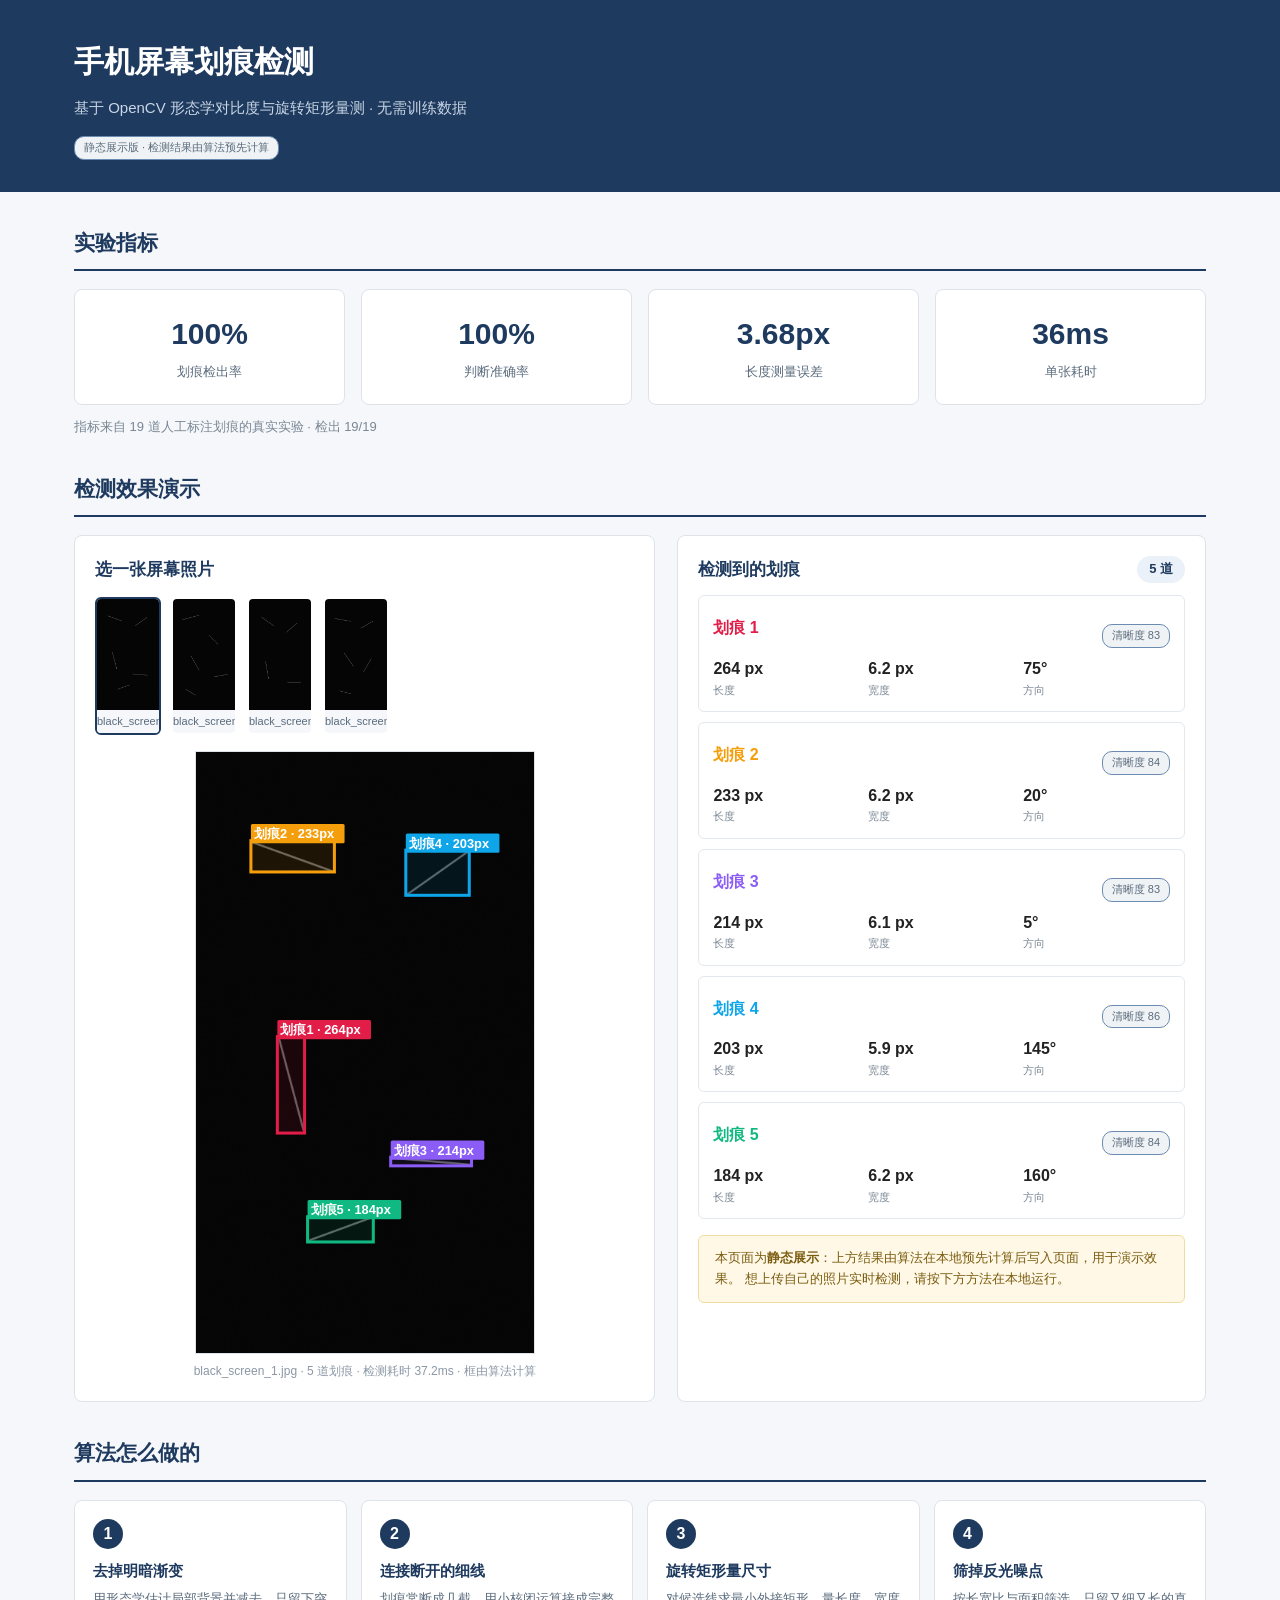
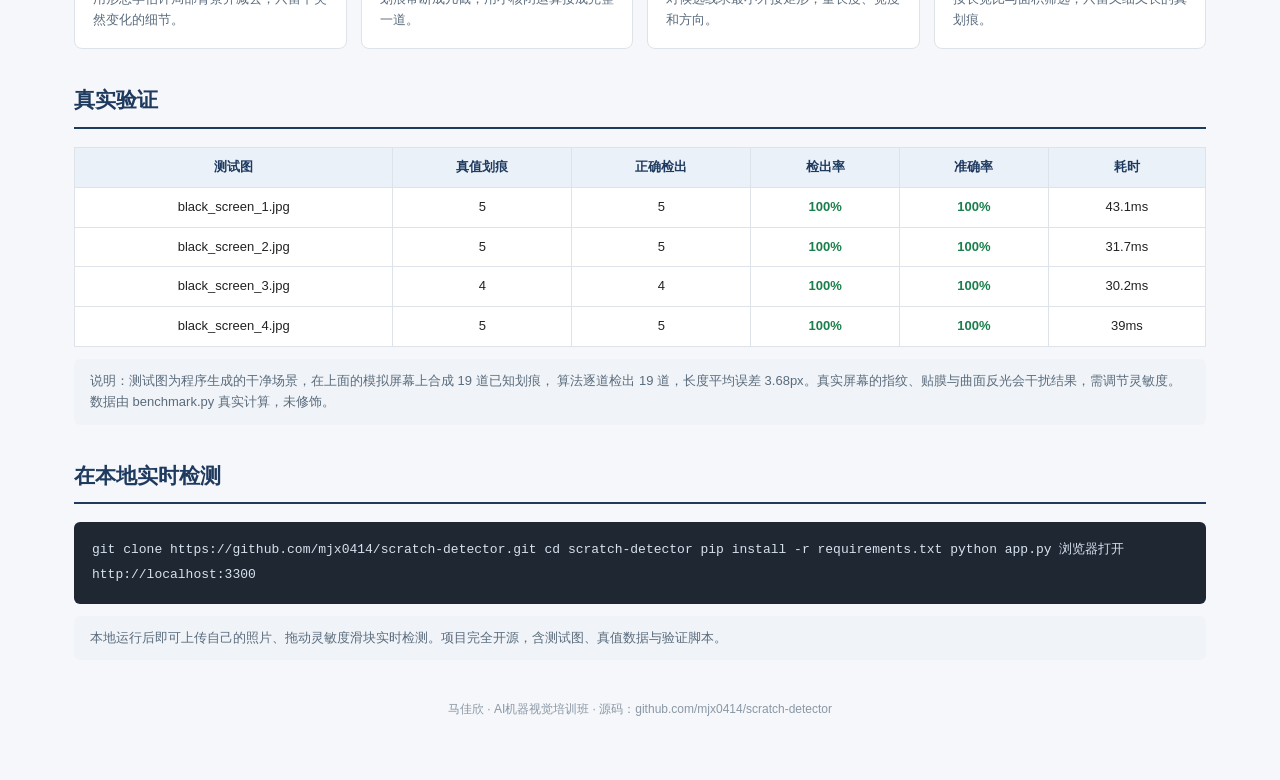
<file: docs/index.html>
<!DOCTYPE html>
<html lang="zh-CN">
<head>
<meta charset="UTF-8">
<meta name="viewport" content="width=device-width, initial-scale=1.0">
<title>手机屏幕划痕检测 · 项目展示</title>
<style>
  * { box-sizing: border-box; margin: 0; padding: 0; }
  body { font-family: "Microsoft YaHei", "PingFang SC", sans-serif; background: #f5f7fa; color: #222; line-height: 1.6; }
  .wrap { max-width: 1180px; margin: 0 auto; padding: 0 24px 60px; }

  header { background: #1F3A5F; color: #fff; padding: 38px 0 32px; }
  header .wrap { padding-bottom: 0; }
  header h1 { font-size: 30px; font-weight: 700; }
  header p { margin-top: 10px; font-size: 15px; color: #c8d6e5; }
  .badge { display: inline-block; margin-top: 16px; padding: 6px 14px; border: 1px solid #6b8bb0;
           border-radius: 20px; font-size: 13px; color: #dbe8f5; }

  section { margin-top: 34px; }
  h2 { font-size: 21px; color: #1F3A5F; padding-bottom: 10px; border-bottom: 2px solid #1F3A5F; margin-bottom: 18px; }

  .stats { display: grid; grid-template-columns: repeat(4, 1fr); gap: 16px; }
  .stat { background: #fff; border: 1px solid #dde3e9; border-radius: 8px; padding: 20px; text-align: center; }
  .stat b { display: block; font-size: 30px; color: #1F3A5F; }
  .stat span { font-size: 13px; color: #5a6b7c; }
  .stat-note { margin-top: 12px; font-size: 13px; color: #7a8794; }

  .workbench { display: grid; grid-template-columns: 1.1fr 1fr; gap: 22px; }
  .panel { background: #fff; border: 1px solid #dde3e9; border-radius: 8px; padding: 20px; }
  .panel h3 { font-size: 17px; color: #1F3A5F; margin-bottom: 14px; }

  .thumbs { display: flex; gap: 10px; flex-wrap: wrap; margin-bottom: 16px; }
  .thumb { width: 66px; cursor: pointer; border: 2px solid transparent; border-radius: 6px; overflow: hidden; }
  .thumb img { width: 100%; display: block; }
  .thumb.active { border-color: #1F3A5F; }
  .thumb span { display: block; font-size: 11px; text-align: center; color: #5a6b7c; padding: 3px 0; background: #f5f7fa; }

  .stage { position: relative; width: 100%; max-width: 340px; margin: 0 auto; }
  .stage img { width: 100%; display: block; border: 1px solid #dde3e9; }
  .stage svg { position: absolute; top: 0; left: 0; width: 100%; height: 100%; pointer-events: none; }
  .figcap { text-align: center; font-size: 12px; color: #8a97a5; margin-top: 8px; }

  .result-head { display: flex; justify-content: space-between; align-items: center; margin-bottom: 12px; }
  .result-count { background: #eaf1f8; color: #1F3A5F; padding: 3px 12px; border-radius: 14px; font-size: 13px; font-weight: 700; }
  .result-item { border: 1px solid #e3e8ee; border-radius: 6px; padding: 12px 14px; margin-bottom: 10px; }
  .result-top { display: flex; justify-content: space-between; align-items: center; }
  .result-id { font-weight: 700; }
  .badge { font-size: 11px; background: #f0f3f6; color: #5a6b7c; padding: 2px 9px; border-radius: 10px; }
  .metrics { display: grid; grid-template-columns: repeat(3, 1fr); gap: 8px; margin-top: 8px; }
  .metrics div { font-size: 11px; color: #7a8794; }
  .metrics b { display: block; font-size: 16px; color: #222; }

  .notice { margin-top: 16px; background: #fff8e6; border: 1px solid #f0dca0; border-radius: 6px;
            padding: 12px 16px; font-size: 13px; color: #7a5c10; }

  .steps { display: grid; grid-template-columns: repeat(4, 1fr); gap: 14px; }
  .step { background: #fff; border: 1px solid #dde3e9; border-radius: 8px; padding: 18px; }
  .step .n { width: 30px; height: 30px; border-radius: 15px; background: #1F3A5F; color: #fff;
             display: flex; align-items: center; justify-content: center; font-weight: 700; margin-bottom: 10px; }
  .step h3 { font-size: 15px; color: #1F3A5F; margin-bottom: 6px; }
  .step p { font-size: 13px; color: #5a6b7c; }

  table { width: 100%; border-collapse: collapse; background: #fff; font-size: 13px; }
  th, td { border: 1px solid #dde3e9; padding: 9px 12px; text-align: center; }
  th { background: #eaf1f8; color: #1F3A5F; }
  .good { color: #1a7f4b; font-weight: 700; }
  .honest { margin-top: 12px; font-size: 13px; color: #5a6b7c; background: #f0f4f8; padding: 12px 16px; border-radius: 6px; }

  .code { background: #1f2733; color: #d6e2ee; padding: 16px 18px; border-radius: 6px;
          font-family: Consolas, monospace; font-size: 13px; line-height: 1.9; overflow-x: auto; }
  footer { text-align: center; color: #8a97a5; font-size: 12px; margin-top: 40px; }

  @media (max-width: 860px) {
    .stats, .steps { grid-template-columns: repeat(2, 1fr); }
    .workbench { grid-template-columns: 1fr; }
  }
</style>
</head>
<body>

<header>
  <div class="wrap">
    <h1>手机屏幕划痕检测</h1>
    <p>基于 OpenCV 形态学对比度与旋转矩形量测 · 无需训练数据</p>
    <span class="badge">静态展示版 · 检测结果由算法预先计算</span>
  </div>
</header>

<div class="wrap">

  <section>
    <h2>实验指标</h2>
    <div class="stats" id="stats"></div>
    <div class="stat-note" id="statNote"></div>
  </section>

  <section>
    <h2>检测效果演示</h2>
    <div class="workbench">
      <div class="panel">
        <h3>选一张屏幕照片</h3>
        <div class="thumbs" id="thumbs"></div>
        <div class="stage" id="stage">
          <img id="target" alt="待检测屏幕">
          <svg id="overlay" viewBox="0 0 900 1600" preserveAspectRatio="none"></svg>
        </div>
        <div class="figcap" id="figcap">检测框由算法计算，非人工标注</div>
      </div>
      <div class="panel">
        <div class="result-head">
          <h3 style="margin:0">检测到的划痕</h3>
          <span class="result-count" id="resultCount">—</span>
        </div>
        <div id="results"></div>
        <div class="notice">
          本页面为<b>静态展示</b>：上方结果由算法在本地预先计算后写入页面，用于演示效果。
          想上传自己的照片实时检测，请按下方方法在本地运行。
        </div>
      </div>
    </div>
  </section>

  <section>
    <h2>算法怎么做的</h2>
    <div class="steps" id="steps"></div>
  </section>

  <section>
    <h2>真实验证</h2>
    <table>
      <thead><tr><th>测试图</th><th>真值划痕</th><th>正确检出</th><th>检出率</th><th>准确率</th><th>耗时</th></tr></thead>
      <tbody id="expBody"></tbody>
    </table>
    <div class="honest" id="honest"></div>
  </section>

  <section>
    <h2>在本地实时检测</h2>
    <div class="code">git clone https://github.com/mjx0414/scratch-detector.git
cd scratch-detector
pip install -r requirements.txt
python app.py
浏览器打开 http://localhost:3300</div>
    <div class="honest">本地运行后即可上传自己的照片、拖动灵敏度滑块实时检测。项目完全开源，含测试图、真值数据与验证脚本。</div>
  </section>

  <footer>马佳欣 · AI机器视觉培训班 · 源码：github.com/mjx0414/scratch-detector</footer>
</div>

<script src="data.js"></script>
<script>
(function () {
  const D = window.PRECOMPUTED;
  const PALETTE = ["#e11d48", "#f59e0b", "#8b5cf6", "#0ea5e9", "#10b981", "#ec4899"];
  const $ = (id) => document.getElementById(id);

  // 指标
  const s = D.results.summary;
  $("stats").innerHTML = [
    [(s.recall * 100).toFixed(0) + "%", "划痕检出率"],
    [(s.precision * 100).toFixed(0) + "%", "判断准确率"],
    [s.meanLengthErrorPx + "px", "长度测量误差"],
    [s.avgTimeMs + "ms", "单张耗时"],
  ].map(([v, l]) => `<div class="stat"><b>${v}</b><span>${l}</span></div>`).join("");
  $("statNote").textContent = `指标来自 ${s.totalTruth} 道人工标注划痕的真实实验 · 检出 ${s.totalMatched}/${s.totalTruth}`;

  // 缩略图
  $("thumbs").innerHTML = D.examples.map((e, i) =>
    `<div class="thumb ${i === 0 ? 'active' : ''}" data-i="${i}">
       <img src="${e.src}" alt="${e.name}"><span>${e.name.replace('.jpg','')}</span>
     </div>`).join("");

  function svg(tag, attrs) {
    const el = document.createElementNS("http://www.w3.org/2000/svg", tag);
    for (const k in attrs) el.setAttribute(k, attrs[k]);
    return el;
  }

  function show(i) {
    const e = D.examples[i];
    document.querySelectorAll(".thumb").forEach(x => x.classList.toggle("active", Number(x.dataset.i) === i));
    const img = $("target");
    img.onload = () => {
      const ov = $("overlay");
      ov.setAttribute("viewBox", `0 0 ${e.width} ${e.height}`);
      ov.innerHTML = "";
      e.scratches.forEach((sc, k) => {
        const c = PALETTE[k % PALETTE.length];
        const [x1, y1, x2, y2] = sc.box;
        ov.appendChild(svg("rect", { x: x1, y: y1, width: Math.max(2, x2-x1), height: Math.max(2, y2-y1),
          fill: c, "fill-opacity": 0.10, stroke: c, "stroke-width": 8 }));
        const fs = 34;
        const label = `划痕${k+1} · ${sc.length}px`;
        const tx = x1, ty = y1 - fs * 1.3 < 0 ? y1 + 8 : y1 - fs * 1.3;
        ov.appendChild(svg("rect", { x: tx, y: ty, width: label.length * fs * 0.62 + 16, height: fs * 1.5, rx: 4, fill: c }));
        const t = svg("text", { x: tx + 8, y: ty + fs * 1.1, fill: "#fff", "font-size": fs, "font-weight": 800,
          "font-family": "Microsoft YaHei,sans-serif" });
        t.textContent = label; ov.appendChild(t);
      });
    };
    img.src = e.src;
    $("figcap").textContent = `${e.name} · ${e.count} 道划痕 · 检测耗时 ${e.tookMs}ms · 框由算法计算`;

    $("resultCount").textContent = e.count + " 道";
    $("results").innerHTML = e.scratches.map((sc, k) => `
      <div class="result-item">
        <div class="result-top">
          <span class="result-id" style="color:${PALETTE[k % PALETTE.length]}">划痕 ${k+1}</span>
          <span class="badge">清晰度 ${sc.contrast}</span>
        </div>
        <div class="metrics">
          <div><b>${sc.length} px</b>长度</div>
          <div><b>${sc.width} px</b>宽度</div>
          <div><b>${sc.angle}°</b>方向</div>
        </div>
      </div>`).join("");
  }

  document.querySelectorAll(".thumb").forEach(t => t.onclick = () => show(Number(t.dataset.i)));

  // 算法四步
  const stepData = [
    ["去掉明暗渐变", "用形态学估计局部背景并减去，只留下突然变化的细节。"],
    ["连接断开的细线", "划痕常断成几截，用小核闭运算接成完整一道。"],
    ["旋转矩形量尺寸", "对候选线求最小外接矩形，量长度、宽度和方向。"],
    ["筛掉反光噪点", "按长宽比与面积筛选，只留又细又长的真划痕。"],
  ];
  $("steps").innerHTML = stepData.map(([h, p], i) =>
    `<div class="step"><div class="n">${i+1}</div><h3>${h}</h3><p>${p}</p></div>`).join("");

  // 实验表格
  $("expBody").innerHTML = D.results.perImage.map(p =>
    `<tr><td>${p.image}</td><td>${p.truth}</td><td>${p.matched}</td>
     <td class="good">${(p.recall*100).toFixed(0)}%</td>
     <td class="good">${(p.precision*100).toFixed(0)}%</td><td>${p.tookMs}ms</td></tr>`).join("");
  $("honest").innerHTML = `说明：测试图为程序生成的干净场景，在上面的模拟屏幕上合成 ${s.totalTruth} 道已知划痕，
    算法逐道检出 ${s.totalMatched} 道，长度平均误差 ${s.meanLengthErrorPx}px。真实屏幕的指纹、贴膜与曲面反光会干扰结果，需调节灵敏度。数据由 benchmark.py 真实计算，未修饰。`;

  show(0);
})();
</script>
</body>
</html>
</file>
